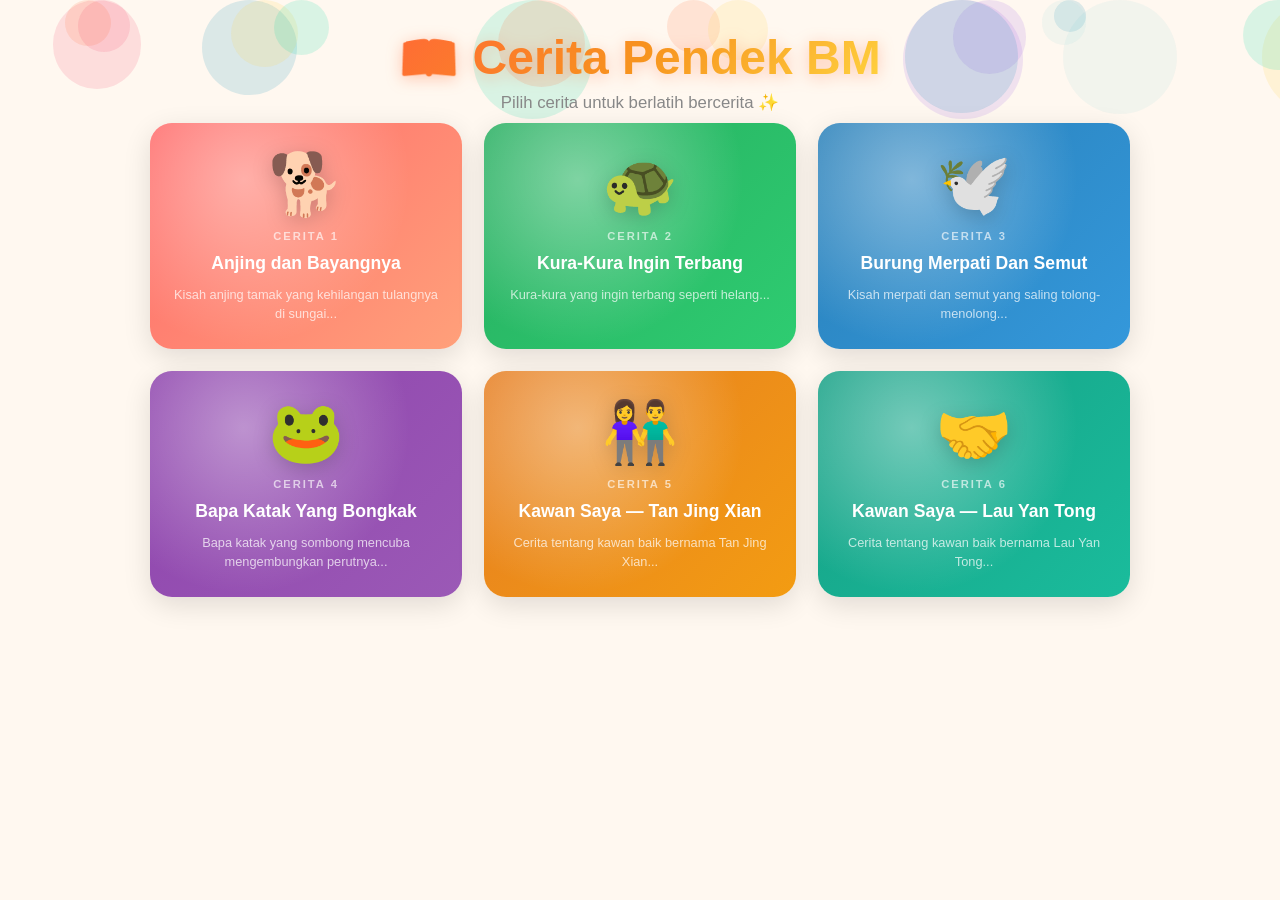
<file: index.html>
<!DOCTYPE html>
<html lang="ms">
<head>
  <meta charset="UTF-8">
  <meta name="viewport" content="width=device-width, initial-scale=1.0">
  <title>Cerita Pendek BM - Latihan Bercerita</title>
  <link rel="stylesheet" href="css/style.css">
</head>
<body>

  <!-- Floating bubbles background -->
  <div class="bubbles" id="bubbles"></div>

  <!-- ══════════════════════════════════════
       SCREEN 1: MENU PILIH CERITA
  ══════════════════════════════════════ -->
  <div id="screen-menu" class="screen-in">
    <h1 class="app-title">📖 Cerita Pendek BM</h1>
    <p class="app-sub">Pilih cerita untuk berlatih bercerita ✨</p>
    <div class="progress-banner" id="progress-banner" style="display:none"></div>
    <div class="story-grid" id="story-grid"></div>
  </div>

  <!-- ══════════════════════════════════════
       SCREEN 2: BACA CERITA
  ══════════════════════════════════════ -->
  <div id="screen-story">

    <!-- Header -->
    <div class="story-header">
      <button class="btn-back" id="btn-back" title="Kembali">←</button>
      <div class="header-title" id="header-title"></div>
      <div class="header-emoji" id="header-emoji"></div>
    </div>

    <!-- Scene + characters -->
    <div class="char-stage" id="char-stage">
      <div class="scene-bg" id="scene-bg"></div>
      <div class="char-main"      id="char-main"></div>
      <div class="char-secondary" id="char-secondary"></div>
    </div>

    <!-- Story text card -->
    <div class="text-wrap" id="text-wrap">
      <div class="story-text" id="story-text"></div>
    </div>

    <!-- Controls -->
    <div class="controls">
      <div class="progress-bar-wrap">
        <div class="progress-bar-fill" id="progress-fill"></div>
      </div>

      <div class="ctrl-row">
        <button class="btn-ctrl btn-play"         id="btn-play">▶ Main</button>
        <button class="btn-ctrl btn-pause hidden" id="btn-pause">⏸ Jeda</button>
        <button class="btn-ctrl btn-stop  hidden" id="btn-stop">⏹ Berhenti</button>
        <button class="btn-ctrl btn-music"        id="btn-music">🎵 Muzik</button>
      </div>

      <div class="speed-row">
        <span>🐢</span>
        <input type="range" id="speed-range" min="0.5" max="1.3" step="0.05" value="0.78">
        <span>🐇</span>
        <span id="speed-label">Perlahan</span>
      </div>

      <div class="voice-select-row">
        <span>🎙</span>
        <select id="voice-select">
          <option value="">Pilih Suara...</option>
        </select>
      </div>
    </div>

  </div><!-- /screen-story -->

  <!-- Scripts — load order matters -->
  <script src="js/data.js"></script>
  <script src="js/syllable.js"></script>
  <script src="js/music.js"></script>
  <script src="js/speech.js"></script>
  <script src="js/effects.js"></script>
  <script src="js/progress.js"></script>
  <script src="js/app.js"></script>

</body>
</html>
</file>
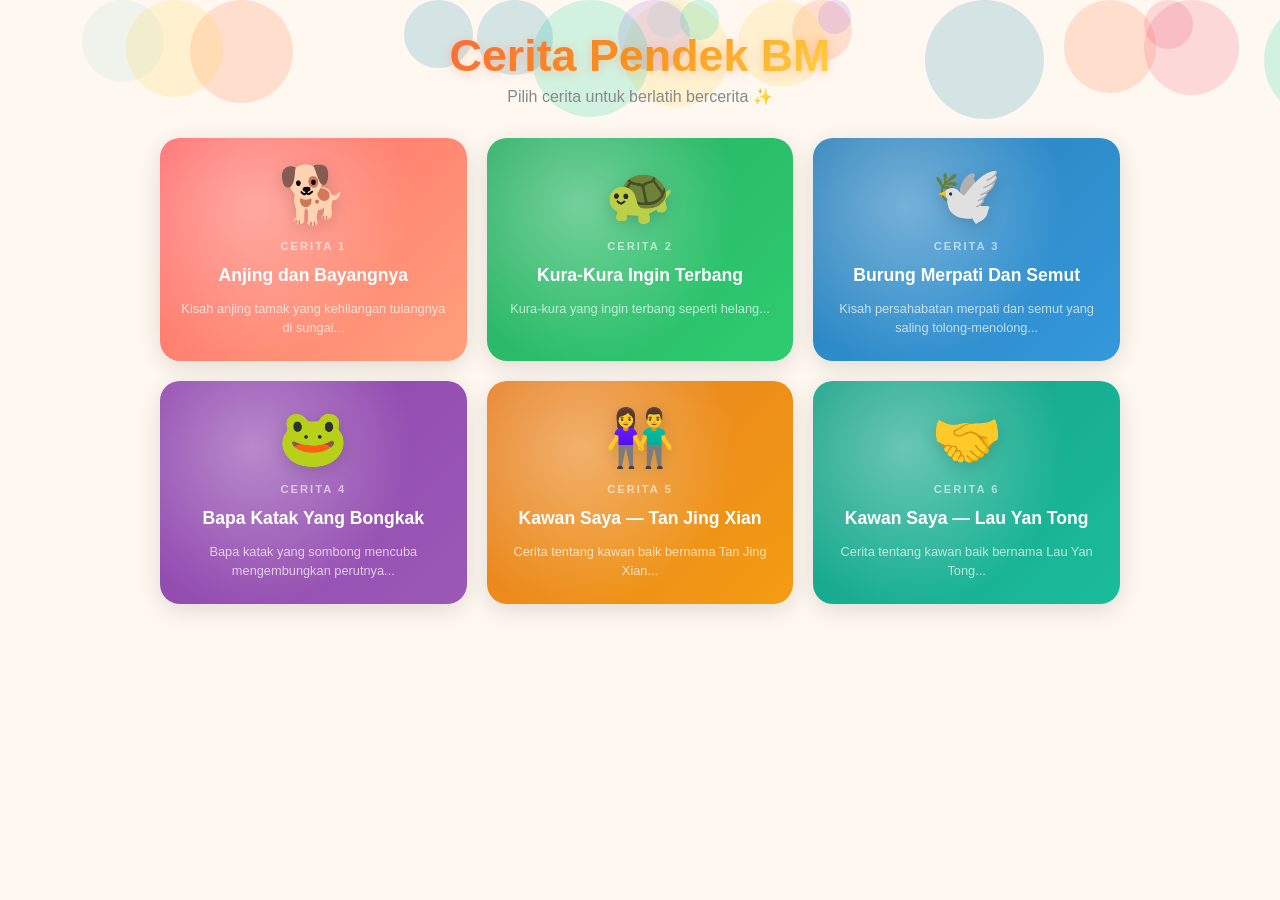
<file: Cerita Pendek BM.html>
<!DOCTYPE html>
<html lang="ms">
<head>
<meta charset="UTF-8">
<meta name="viewport" content="width=device-width, initial-scale=1.0">
<title>Cerita Pendek BM - Latihan Bercerita</title>
<style>
  :root {
    --bg: #FFF8F0;
    --accent: #FF6B35;
    --shadow: rgba(0,0,0,0.12);
  }
  * { box-sizing: border-box; margin: 0; padding: 0; }
  body {
    font-family: 'Segoe UI', Arial, sans-serif;
    background: var(--bg);
    min-height: 100vh;
    overflow-x: hidden;
  }

  /* ── FLOATING BUBBLES BACKGROUND ── */
  .bubbles {
    position: fixed; inset: 0; pointer-events: none; z-index: 0; overflow: hidden;
  }
  .bubble {
    position: absolute; border-radius: 50%;
    animation: rise linear infinite;
    opacity: 0.18;
  }
  @keyframes rise {
    0%   { transform: translateY(110vh) scale(1); }
    100% { transform: translateY(-20vh) scale(1.1); }
  }

  /* ── MENU SCREEN ── */
  #screen-menu {
    position: relative; z-index: 1;
    min-height: 100vh;
    display: flex; flex-direction: column; align-items: center;
    padding: 30px 16px 50px;
  }
  .app-title {
    font-size: clamp(1.6rem, 5vw, 2.8rem);
    font-weight: 900;
    text-align: center;
    background: linear-gradient(135deg, #FF6B35, #F7931E, #FFD23F);
    -webkit-background-clip: text; -webkit-text-fill-color: transparent;
    background-clip: text;
    margin-bottom: 6px;
    text-shadow: none;
    filter: drop-shadow(0 2px 6px rgba(255,107,53,0.3));
  }
  .app-sub {
    color: #888; font-size: 1rem; margin-bottom: 32px; text-align: center;
  }
  .story-grid {
    display: grid;
    grid-template-columns: repeat(auto-fit, minmax(280px, 1fr));
    gap: 20px;
    width: 100%; max-width: 960px;
  }
  .story-card {
    border: none; border-radius: 20px;
    padding: 24px 20px;
    cursor: pointer;
    display: flex; flex-direction: column; align-items: center; gap: 12px;
    transition: transform 0.25s, box-shadow 0.25s;
    box-shadow: 0 6px 24px var(--shadow);
    position: relative; overflow: hidden;
  }
  .story-card:hover { transform: translateY(-6px) scale(1.02); box-shadow: 0 14px 36px rgba(0,0,0,0.18); }
  .story-card:active { transform: scale(0.97); }
  .card-emoji {
    font-size: 3.5rem;
    animation: bounce 2.4s ease-in-out infinite;
    filter: drop-shadow(0 4px 8px rgba(0,0,0,0.15));
  }
  @keyframes bounce {
    0%,100% { transform: translateY(0); }
    50%      { transform: translateY(-10px); }
  }
  .card-num {
    font-size: 0.7rem; font-weight: 800; letter-spacing: 2px; text-transform: uppercase;
    opacity: 0.6;
  }
  .card-title {
    font-size: 1.1rem; font-weight: 800; text-align: center; line-height: 1.3;
  }
  .card-preview {
    font-size: 0.8rem; opacity: 0.7; text-align: center; line-height: 1.5;
    display: -webkit-box; -webkit-line-clamp: 2; -webkit-box-orient: vertical; overflow: hidden;
  }
  .card-glow {
    position: absolute; inset: 0; border-radius: 20px;
    background: radial-gradient(circle at 30% 30%, rgba(255,255,255,0.35), transparent 60%);
    pointer-events: none;
  }

  /* ── STORY SCREEN ── */
  #screen-story {
    display: none; position: fixed; inset: 0; z-index: 10;
    flex-direction: column;
    overflow: hidden;
  }
  .story-header {
    padding: 16px 20px 12px;
    display: flex; align-items: center; gap: 12px;
    background: rgba(255,255,255,0.9);
    backdrop-filter: blur(10px);
    box-shadow: 0 2px 12px rgba(0,0,0,0.08);
    flex-shrink: 0;
  }
  .btn-back {
    background: none; border: 2px solid currentColor;
    border-radius: 50%; width: 40px; height: 40px;
    font-size: 1.1rem; cursor: pointer;
    display: flex; align-items: center; justify-content: center;
    transition: background 0.2s;
    flex-shrink: 0;
  }
  .btn-back:hover { background: rgba(0,0,0,0.06); }
  .header-title {
    flex: 1; font-size: 1.1rem; font-weight: 800; line-height: 1.2;
  }
  .header-emoji { font-size: 2rem; flex-shrink: 0; }

  /* character animation area */
  .char-stage {
    height: 120px; display: flex; align-items: center; justify-content: center;
    flex-shrink: 0; position: relative; overflow: hidden;
  }
  .char-main {
    font-size: 4rem;
    position: absolute;
    animation: float 3s ease-in-out infinite;
    filter: drop-shadow(0 8px 16px rgba(0,0,0,0.18));
    transition: left 0.6s ease;
    left: 45%;
  }
  .char-secondary {
    font-size: 2.5rem;
    position: absolute;
    right: 20%;
    animation: float 3.5s ease-in-out infinite reverse;
    filter: drop-shadow(0 6px 12px rgba(0,0,0,0.15));
    opacity: 0;
    transition: opacity 0.6s;
  }
  .char-secondary.visible { opacity: 1; }
  @keyframes float {
    0%,100% { transform: translateY(0) rotate(-3deg); }
    50%      { transform: translateY(-16px) rotate(3deg); }
  }
  @keyframes jump {
    0%,100% { transform: translateY(0) scale(1); }
    40%      { transform: translateY(-30px) scale(1.1); }
    60%      { transform: translateY(-20px) scale(1.05); }
  }
  .playing .char-main { animation: jump 1.8s ease-in-out infinite; }

  /* text area */
  .text-wrap {
    flex: 1; overflow-y: auto;
    padding: 20px 24px 10px;
    background: white;
  }
  .story-text {
    font-size: clamp(1rem, 2.5vw, 1.25rem);
    line-height: 2.0;
    color: #333;
  }
  .story-text .word {
    display: inline;
    border-radius: 4px;
    padding: 2px 1px;
    transition: background 0.15s, color 0.15s;
    cursor: default;
  }
  .story-text .word.active {
    background: #FFD23F;
    color: #333;
    border-radius: 5px;
    font-weight: 700;
    box-shadow: 0 2px 8px rgba(255,210,63,0.5);
  }
  .story-text .word.done {
    color: #aaa;
  }
  .story-text .para-break { display: block; height: 0.8em; }

  /* controls */
  .controls {
    padding: 14px 20px 20px;
    background: rgba(255,255,255,0.95);
    backdrop-filter: blur(10px);
    box-shadow: 0 -2px 16px rgba(0,0,0,0.07);
    flex-shrink: 0;
  }
  .ctrl-row {
    display: flex; align-items: center; justify-content: center; gap: 12px;
    margin-bottom: 12px;
  }
  .btn-ctrl {
    border: none; border-radius: 50px;
    padding: 12px 28px;
    font-size: 1rem; font-weight: 700;
    cursor: pointer;
    display: flex; align-items: center; gap: 8px;
    transition: transform 0.15s, box-shadow 0.15s;
    box-shadow: 0 4px 14px rgba(0,0,0,0.14);
  }
  .btn-ctrl:hover { transform: translateY(-2px); box-shadow: 0 7px 20px rgba(0,0,0,0.18); }
  .btn-ctrl:active { transform: scale(0.95); }
  .btn-play  { background: #2ECC71; color: white; font-size: 1.1rem; padding: 14px 36px; }
  .btn-pause { background: #F39C12; color: white; }
  .btn-stop  { background: #E74C3C; color: white; }
  .btn-music { background: #9B59B6; color: white; }
  .btn-music.muted { background: #95a5a6; }

  /* speed slider */
  .speed-row {
    display: flex; align-items: center; gap: 10px; justify-content: center;
    font-size: 0.85rem; color: #666;
  }
  .speed-row input[type=range] {
    -webkit-appearance: none; width: 160px; height: 6px;
    border-radius: 4px; outline: none; cursor: pointer;
  }
  .voice-select-row {
    display: flex; align-items: center; gap: 8px; justify-content: center;
    font-size: 0.82rem; color: #666; margin-top: 8px;
  }
  .voice-select-row select {
    font-size: 0.82rem; border-radius: 8px;
    border: 1px solid #ddd; padding: 4px 8px;
    max-width: 220px;
  }

  /* progress bar */
  .progress-bar-wrap {
    width: 100%; height: 6px; background: #eee;
    border-radius: 4px; overflow: hidden; margin-bottom: 12px;
  }
  .progress-bar-fill {
    height: 100%; border-radius: 4px;
    width: 0%; transition: width 0.3s;
  }

  /* ── UTILITIES ── */
  .hidden { display: none !important; }

  /* scrollbar */
  .text-wrap::-webkit-scrollbar { width: 5px; }
  .text-wrap::-webkit-scrollbar-thumb { background: #ddd; border-radius: 4px; }

  /* star animation on finish */
  .star-burst {
    position: fixed; inset: 0; pointer-events: none; z-index: 999;
    display: flex; align-items: center; justify-content: center;
    font-size: 3rem; opacity: 0;
    animation: starshow 2.5s ease forwards;
  }
  @keyframes starshow {
    0%  { opacity: 0; transform: scale(0.5); }
    30% { opacity: 1; transform: scale(1.3); }
    70% { opacity: 1; transform: scale(1); }
    100%{ opacity: 0; transform: scale(0.8); }
  }

  @media (max-width: 480px) {
    .story-grid { grid-template-columns: 1fr 1fr; gap: 14px; }
    .story-card { padding: 16px 12px; }
    .card-emoji { font-size: 2.6rem; }
    .card-title { font-size: 0.9rem; }
    .card-preview { display: none; }
  }
</style>
</head>
<body>

<!-- Floating bubbles -->
<div class="bubbles" id="bubbles"></div>

<!-- ══════════ MENU ══════════ -->
<div id="screen-menu">
  <h1 class="app-title">Cerita Pendek BM</h1>
  <p class="app-sub">Pilih cerita untuk berlatih bercerita ✨</p>
  <div class="story-grid" id="story-grid"></div>
</div>

<!-- ══════════ STORY ══════════ -->
<div id="screen-story">
  <div class="story-header" id="story-header">
    <button class="btn-back" id="btn-back" title="Kembali">←</button>
    <div class="header-title" id="header-title"></div>
    <div class="header-emoji" id="header-emoji"></div>
  </div>

  <div class="char-stage" id="char-stage">
    <div class="char-main" id="char-main"></div>
    <div class="char-secondary" id="char-secondary"></div>
  </div>

  <div class="text-wrap" id="text-wrap">
    <div class="story-text" id="story-text"></div>
  </div>

  <div class="controls">
    <div class="progress-bar-wrap">
      <div class="progress-bar-fill" id="progress-fill"></div>
    </div>
    <div class="ctrl-row">
      <button class="btn-ctrl btn-play"  id="btn-play">▶ Main</button>
      <button class="btn-ctrl btn-pause hidden" id="btn-pause">⏸ Jeda</button>
      <button class="btn-ctrl btn-stop  hidden" id="btn-stop">⏹ Berhenti</button>
      <button class="btn-ctrl btn-music" id="btn-music">🎵 Muzik</button>
    </div>
    <div class="speed-row">
      <span>🐢</span>
      <input type="range" id="speed-range" min="0.5" max="1.3" step="0.05" value="0.78">
      <span>🐇</span>
      <span id="speed-label" style="min-width:40px">Perlahan</span>
    </div>
    <div class="voice-select-row">
      <span>🎙</span>
      <select id="voice-select"><option value="">Pilih Suara...</option></select>
    </div>
  </div>
</div>

<script>
// ═══════════════════════════════════════════
//  STORY DATA
// ═══════════════════════════════════════════
const STORIES = [
  {
    id: 1,
    title: "Anjing dan Bayangnya",
    emoji: "🐕",
    charMain: "🐕",
    charSecondary: "🌊",
    color1: "#FF6B6B", color2: "#FFA07A",
    text: "#FFFFFF",
    preview: "Kisah anjing tamak yang kehilangan tulangnya di sungai...",
    paragraphs: [
      "Selamat pagi saya ucapkan kepada guru-guru dan rakan-rakan sekalian. Tajuk cerita saya ialah anjing dan bayangnya.",
      "Pada suatu hari, anjing berasa sangat bertuah kerana mendapat seketul tulang yang besar dari pasar. Anjing menggonggong tulang tersebut sambil berlari ke tempat yang selamat untuk memakannya.",
      "Anjing pun sampai di sebatang sungai yang sangat jernih airnya. Tiba-tiba anjing berhenti lalu melihat ke dalam air sungai. Ia ternampak seekor anjing yang memandang kepadanya dan menggonggong tulang juga!",
      "Anjing terfikir di dalam hatinya, \"Tulang kepunyaan anjing itu lagi besar dari tulang aku, lebih baik aku merampas tulangnya supaya aku dapat dua tulang.\"",
      "Ketika anjing membuka mulut untuk menarik tulang tersebut, tulang di dalam mulutnya terjatuh ke dalam anak sungai. Tulang itu terus tenggelam di bawa arus sungai.",
      "Ketika itu, barulah anjing tersedar bawa yang ia nampak adalahnya bayang nya sendiri. Anjing berlalu pergi dengan penuh rasa penyesalan.",
      "Sekian terima kasih."
    ]
  },
  {
    id: 2,
    title: "Kura-Kura Ingin Terbang",
    emoji: "🐢",
    charMain: "🐢",
    charSecondary: "🦅",
    color1: "#27AE60", color2: "#2ECC71",
    text: "#FFFFFF",
    preview: "Kura-kura yang ingin terbang seperti helang...",
    paragraphs: [
      "Selamat pagi saya ucapkan kepada guru-guru dan rakan-rakan sekalian. Tajuk cerita saya ialah Kura-Kura Ingin Terbang.",
      "Pada suatu hari, sang kura-kura ternampak seekor helang.",
      "Ajarkan aku terbang,",
      "Kau tidak mempunyai sayap,",
      "Kura-kura terus merayu sehinggalah helang bersetuju.",
      "Helang pun mengangkat kura-kura hingga ke udara. Kemudian helang melepaskan kura-kura dan menyuruhnya mengibarkan kakinya seperti sayap.",
      "Malangnya, kura-kura jatuh menjunam ke bumi dan mati.",
      "Sekian, terima kasih."
    ]
  },
  {
    id: 3,
    title: "Burung Merpati Dan Semut",
    emoji: "🕊️",
    charMain: "🕊️",
    charSecondary: "🐜",
    color1: "#2980B9", color2: "#3498DB",
    text: "#FFFFFF",
    preview: "Kisah persahabatan merpati dan semut yang saling tolong-menolong...",
    paragraphs: [
      "Selamat pagi saya ucapkan kepada guru-guru dan rakan-rakan sekalian. Tajuk cerita saya ialah Burung Merpati Dan Semut.",
      "Seekor semut pergi ke tepi sungai untuk minum air. Tiba-tiba semut terjatuh ke dalam sungai. \"Tolong, tolong\" jerit semut.",
      "Burung merpati segera menjatuhkan sehelai daun ke dalam sungai. Semut pun panjat ke atas daun tersebut dan selamatkan diri.",
      "Beberapa hari kemudian, seorang pemburu ingin menembak merpati.",
      "Semut segera mengigit kakinya. Burung merpati terdengar jeritan pemburu dan terus terbang menyelamatkan diri.",
      "Sekian, terima kasih."
    ]
  },
  {
    id: 4,
    title: "Bapa Katak Yang Bongkak",
    emoji: "🐸",
    charMain: "🐸",
    charSecondary: "🐄",
    color1: "#8E44AD", color2: "#9B59B6",
    text: "#FFFFFF",
    preview: "Bapa katak yang sombong mencuba mengembungkan perutnya...",
    paragraphs: [
      "Selamat pagi saya ucapkan kepada guru-guru dan rakan-rakan sekalian. Tajuk cerita saya ialah Bapa Katak yang bongkak.",
      "Pada suatu hari, ketika anak katak sedang berjalan-jalan, ia ternampak seekor haiwan yang sangat besar.",
      "Anak katak terus berlari pulang untuk memberitahu perkara itu kepada bapanya. Bapa katak tidak percaya mengenai hal tersebut.",
      "Ahhh, tak mungkin ada haiwan yang lebih besar dan kuat seperti bapa, kata bapa katak dengan sombongnya.",
      "Bapa katak pun terus minum air dan mengembungkan perutnya lalu bertanya kepada anaknya.",
      "Adakah haiwan itu sebesar ini? tanya bapa katak.",
      "Anak katak menggeleng kepala dan mengembungkan perutnya seperti belon. Anak katak tetap menggelengkan kepalanya.",
      "Bapa katak tidak berpuas hati, ia terus mengembungkan lagi perutnya sehinggalah meletup. Akhirnya, bapa katak pun mati.",
      "Sekian terima kasih."
    ]
  },
  {
    id: 5,
    title: "Kawan Saya — Tan Jing Xian",
    emoji: "👫",
    charMain: "👦",
    charSecondary: "👧",
    color1: "#E67E22", color2: "#F39C12",
    text: "#FFFFFF",
    preview: "Cerita tentang kawan baik bernama Tan Jing Xian...",
    paragraphs: [
      "Selamat pagi saya ucapkan kepada guru-guru dan rakan-rakan sekalian. Tajuk cerita saya ialah Kawan Saya.",
      "Kawan saya bernama Tan Jing Xian. Dia kawan baik saya. Kami belajar di kelas yang sama. Kami selalu bermain bersama di sekolah. Tan Jing Xian seorang yang baik dan rajin. Saya sangat gembira mempunyai kawan seperti dia.",
      "Sekian, terima kasih."
    ]
  },
  {
    id: 6,
    title: "Kawan Saya — Lau Yan Tong",
    emoji: "🤝",
    charMain: "👧",
    charSecondary: "👦",
    color1: "#16A085", color2: "#1ABC9C",
    text: "#FFFFFF",
    preview: "Cerita tentang kawan baik bernama Lau Yan Tong...",
    paragraphs: [
      "Selamat pagi saya ucapkan kepada guru-guru dan rakan-rakan sekalian. Tajuk cerita saya ialah Kawan Saya.",
      "Kawan saya bernama Lau Yan Tong. Dia kawan baik saya. Kami belajar di kelas yang sama. Kami selalu bermain bersama di sekolah. Tan Jing Xian seorang yang baik dan rajin. Saya sangat gembira mempunyai kawan seperti dia.",
      "Sekian, terima kasih."
    ]
  }
];

// ═══════════════════════════════════════════
//  BUBBLE BACKGROUND
// ═══════════════════════════════════════════
const BUBBLE_COLORS = ['#FF6B35','#FFD23F','#06D6A0','#118AB2','#EF476F','#A8DADC','#9B5DE5'];
function makeBubbles() {
  const wrap = document.getElementById('bubbles');
  for (let i = 0; i < 18; i++) {
    const b = document.createElement('div');
    b.className = 'bubble';
    const size = 30 + Math.random() * 90;
    const left = Math.random() * 100;
    const delay = Math.random() * 14;
    const dur   = 12 + Math.random() * 16;
    b.style.cssText = `
      width:${size}px; height:${size}px;
      left:${left}%;
      background:${BUBBLE_COLORS[i % BUBBLE_COLORS.length]};
      animation-delay:${delay}s;
      animation-duration:${dur}s;
    `;
    wrap.appendChild(b);
  }
}
makeBubbles();

// ═══════════════════════════════════════════
//  BUILD STORY GRID
// ═══════════════════════════════════════════
const grid = document.getElementById('story-grid');
STORIES.forEach((s, i) => {
  const card = document.createElement('button');
  card.className = 'story-card';
  card.style.background = `linear-gradient(135deg, ${s.color1}, ${s.color2})`;
  card.style.color = s.text;
  card.innerHTML = `
    <div class="card-glow"></div>
    <div class="card-emoji" style="animation-delay:${i*0.4}s">${s.emoji}</div>
    <div class="card-num">Cerita ${s.id}</div>
    <div class="card-title">${s.title}</div>
    <div class="card-preview">${s.preview}</div>
  `;
  card.addEventListener('click', () => openStory(s));
  grid.appendChild(card);
});

// ═══════════════════════════════════════════
//  WEB SPEECH API
// ═══════════════════════════════════════════
const synth = window.speechSynthesis;
let voices = [];
let currentUtterance = null;
let wordSpans = [];
let totalWords = 0;
let wordsSpoken = 0;
let isPaused = false;

function loadVoices() {
  voices = synth.getVoices();
  const sel = document.getElementById('voice-select');
  sel.innerHTML = '';

  // Preferred: Malay voices first, then Indonesian, then English
  const preferred = voices.filter(v => v.lang.startsWith('ms') || v.lang.startsWith('id'));
  const others    = voices.filter(v => !v.lang.startsWith('ms') && !v.lang.startsWith('id'));
  const ordered   = [...preferred, ...others];

  ordered.forEach((v, i) => {
    const opt = document.createElement('option');
    opt.value = v.name;
    opt.textContent = `${v.name} (${v.lang})`;
    if (i === 0) opt.selected = true;
    sel.appendChild(opt);
  });
}
synth.addEventListener('voiceschanged', loadVoices);
loadVoices();

function getSelectedVoice() {
  const name = document.getElementById('voice-select').value;
  return voices.find(v => v.name === name) || null;
}

// ═══════════════════════════════════════════
//  WEB AUDIO — BACKGROUND MUSIC
// ═══════════════════════════════════════════
let audioCtx = null;
let musicNodes = [];
let musicOn = false;
const PENTATONIC = [261.63, 293.66, 329.63, 392.00, 440.00, 523.25, 587.33, 659.25]; // C D E G A c d e

function startMusic(color1) {
  if (!audioCtx) audioCtx = new (window.AudioContext || window.webkitAudioContext)();
  stopMusic();
  musicOn = true;

  // Master gain
  const master = audioCtx.createGain();
  master.gain.value = 0.12;
  master.connect(audioCtx.destination);
  musicNodes.push(master);

  // Gentle reverb simulation — convolve with short impulse
  function playNote(freq, time, dur, vol=0.5) {
    const osc  = audioCtx.createOscillator();
    const gain = audioCtx.createGain();
    osc.type = 'sine';
    osc.frequency.value = freq;
    gain.gain.setValueAtTime(0, time);
    gain.gain.linearRampToValueAtTime(vol, time + 0.05);
    gain.gain.exponentialRampToValueAtTime(0.001, time + dur);
    osc.connect(gain);
    gain.connect(master);
    osc.start(time);
    osc.stop(time + dur + 0.1);
    musicNodes.push(osc);
  }

  // Lullaby-style melody loop
  const MELODY = [0, 2, 4, 5, 4, 2, 0, 1, 2, 4, 2, 0, 5, 4, 2, 4];
  const BASE   = [0, 4, 0, 4, 0, 4, 0, 4];
  const BPM    = 76;
  const beat   = 60 / BPM;
  const now    = audioCtx.currentTime + 0.1;
  const bars   = 4;

  for (let rep = 0; rep < bars; rep++) {
    MELODY.forEach((idx, i) => {
      playNote(PENTATONIC[idx % PENTATONIC.length], now + rep*MELODY.length*beat*0.6 + i*beat*0.6, beat*0.8, 0.45);
    });
    BASE.forEach((idx, i) => {
      playNote(PENTATONIC[idx]/2, now + rep*BASE.length*beat + i*beat, beat*1.6, 0.25);
    });
  }
  // Loop via setTimeout
  musicNodes._loopTimer = setTimeout(() => { if(musicOn) startMusic(color1); }, (bars * MELODY.length * beat * 0.6) * 1000);
}

function stopMusic() {
  musicOn = false;
  clearTimeout(musicNodes._loopTimer);
  musicNodes.forEach(n => {
    try { if (n.stop) n.stop(); if (n.disconnect) n.disconnect(); } catch(e){}
  });
  musicNodes = [];
}

// ═══════════════════════════════════════════
//  OPEN STORY
// ═══════════════════════════════════════════
let currentStory = null;
let musicEnabled = false;

function openStory(s) {
  currentStory = s;

  // Header
  document.getElementById('header-title').textContent = s.title;
  document.getElementById('header-emoji').textContent = s.emoji;

  // Character stage
  const stage = document.getElementById('char-stage');
  stage.style.background = `linear-gradient(135deg, ${s.color1}22, ${s.color2}22)`;
  document.getElementById('char-main').textContent = s.charMain;
  document.getElementById('char-secondary').textContent = s.charSecondary;
  document.getElementById('char-secondary').classList.remove('visible');

  // Progress bar color
  document.getElementById('progress-fill').style.background = `linear-gradient(90deg, ${s.color1}, ${s.color2})`;

  // Build word spans
  buildWordSpans(s);

  // Screens
  document.getElementById('screen-menu').style.display = 'none';
  const ss = document.getElementById('screen-story');
  ss.style.display = 'flex';

  // Reset controls
  resetControls();
  synth.cancel();
  isPaused = false;
  wordsSpoken = 0;
  updateProgress(0);

  // Music button state
  musicEnabled = false;
  updateMusicBtn();
}

function buildWordSpans(s) {
  const container = document.getElementById('story-text');
  container.innerHTML = '';
  wordSpans = [];

  s.paragraphs.forEach((para, pi) => {
    const words = para.split(/(\s+)/);
    words.forEach(token => {
      if (token.trim() === '') {
        if (token.includes('\n') || token.length > 1) {
          container.appendChild(document.createTextNode(' '));
        } else {
          container.appendChild(document.createTextNode(' '));
        }
      } else {
        const span = document.createElement('span');
        span.className = 'word';
        span.textContent = token.trim();
        container.appendChild(span);
        wordSpans.push(span);
        container.appendChild(document.createTextNode(' '));
      }
    });
    if (pi < s.paragraphs.length - 1) {
      const br = document.createElement('span');
      br.className = 'para-break';
      container.appendChild(br);
    }
  });
  totalWords = wordSpans.length;
}

// ═══════════════════════════════════════════
//  SPEECH — PLAY / PAUSE / STOP
// ═══════════════════════════════════════════
function playStory() {
  if (!currentStory) return;
  if (isPaused && synth.paused) {
    synth.resume();
    isPaused = false;
    setPlayingState(true);
    if (musicEnabled) startMusic(currentStory.color1);
    return;
  }

  synth.cancel();
  clearWordHighlights();
  wordsSpoken = 0;

  const fullText = currentStory.paragraphs.join(' ');
  const utter = new SpeechSynthesisUtterance(fullText);
  currentUtterance = utter;

  const speed = parseFloat(document.getElementById('speed-range').value);
  utter.rate  = speed;
  utter.pitch = 1.15;
  utter.volume = 1.0;
  utter.lang  = 'ms-MY';

  const voice = getSelectedVoice();
  if (voice) utter.voice = voice;

  // Word boundary highlight
  utter.onboundary = (e) => {
    if (e.name === 'word') {
      highlightWordAtChar(e.charIndex, e.charLength);
    }
  };

  utter.onend = () => {
    setPlayingState(false);
    highlightAll('done');
    updateProgress(100);
    showStarBurst();
    if (musicEnabled) setTimeout(stopMusic, 3000);
    document.getElementById('char-stage').classList.remove('playing');
  };

  utter.onerror = (e) => {
    if (e.error !== 'interrupted') console.warn('Speech error:', e.error);
  };

  synth.speak(utter);
  setPlayingState(true);
  if (musicEnabled) startMusic(currentStory.color1);

  // Show secondary character after a moment
  setTimeout(() => {
    document.getElementById('char-secondary').classList.add('visible');
  }, 2000);
}

function pauseStory() {
  if (synth.speaking && !synth.paused) {
    synth.pause();
    isPaused = true;
    setPlayingState(false);
    if (musicEnabled) stopMusic();
    document.getElementById('char-stage').classList.remove('playing');
  }
}

function stopStory() {
  synth.cancel();
  isPaused = false;
  clearWordHighlights();
  updateProgress(0);
  setPlayingState(false);
  stopMusic();
  document.getElementById('char-secondary').classList.remove('visible');
  document.getElementById('char-stage').classList.remove('playing');
  document.getElementById('text-wrap').scrollTop = 0;
}

function resetControls() {
  setPlayingState(false);
}

function setPlayingState(playing) {
  document.getElementById('btn-play').classList.toggle('hidden', playing);
  document.getElementById('btn-pause').classList.toggle('hidden', !playing);
  document.getElementById('btn-stop').classList.toggle('hidden', !playing);
  if (playing) {
    document.getElementById('char-stage').classList.add('playing');
  }
}

// ═══════════════════════════════════════════
//  WORD HIGHLIGHT
// ═══════════════════════════════════════════
let charOffset = 0;
let spanCharMap = []; // [{start, end, span}]

function buildCharMap() {
  const fullText = currentStory.paragraphs.join(' ');
  spanCharMap = [];
  let idx = 0;
  wordSpans.forEach(span => {
    const word = span.textContent;
    const pos  = fullText.indexOf(word, idx);
    if (pos !== -1) {
      spanCharMap.push({ start: pos, end: pos + word.length, span });
      idx = pos + word.length;
    }
  });
}

function highlightWordAtChar(charIndex, charLen) {
  if (!spanCharMap.length) buildCharMap();
  let found = null;
  spanCharMap.forEach(entry => {
    if (charIndex >= entry.start && charIndex < entry.end) {
      found = entry;
    }
  });
  if (!found) {
    // fallback: nearest
    for (let i = 0; i < spanCharMap.length; i++) {
      if (charIndex < spanCharMap[i].end) { found = spanCharMap[i]; break; }
    }
  }
  if (found) {
    spanCharMap.forEach(e => {
      e.span.classList.remove('active');
      if (e.end <= found.start) e.span.classList.add('done');
    });
    found.span.classList.add('active');
    found.span.classList.remove('done');

    // Auto-scroll
    found.span.scrollIntoView({ behavior: 'smooth', block: 'center' });

    // Progress
    const doneCount = spanCharMap.filter(e => e.span.classList.contains('done')).length;
    updateProgress(Math.round(doneCount / totalWords * 100));
  }
}

function clearWordHighlights() {
  wordSpans.forEach(s => { s.classList.remove('active','done'); });
  spanCharMap = [];
  updateProgress(0);
}

function highlightAll(cls) {
  wordSpans.forEach(s => { s.classList.remove('active'); s.classList.add(cls); });
}

function updateProgress(pct) {
  document.getElementById('progress-fill').style.width = pct + '%';
}

// ═══════════════════════════════════════════
//  STAR BURST ON FINISH
// ═══════════════════════════════════════════
function showStarBurst() {
  const div = document.createElement('div');
  div.className = 'star-burst';
  div.textContent = '⭐ Tahniah! Syabas! ⭐';
  div.style.cssText = `
    font-size:2rem; color:#FFD23F; font-weight:900;
    text-shadow: 0 2px 12px rgba(0,0,0,0.3);
    background:rgba(255,255,255,0.92); padding:20px 36px;
    border-radius:20px; box-shadow: 0 8px 32px rgba(0,0,0,0.18);
  `;
  document.body.appendChild(div);
  setTimeout(() => div.remove(), 3000);
}

// ═══════════════════════════════════════════
//  MUSIC TOGGLE
// ═══════════════════════════════════════════
function updateMusicBtn() {
  const btn = document.getElementById('btn-music');
  btn.textContent = musicEnabled ? '🔕 Muzik' : '🎵 Muzik';
  btn.classList.toggle('muted', !musicEnabled);
}

document.getElementById('btn-music').addEventListener('click', () => {
  musicEnabled = !musicEnabled;
  updateMusicBtn();
  if (musicEnabled && synth.speaking && !synth.paused) {
    startMusic(currentStory ? currentStory.color1 : '#FF6B35');
  } else {
    stopMusic();
    musicOn = false;
  }
});

// ═══════════════════════════════════════════
//  SPEED LABEL
// ═══════════════════════════════════════════
const speedRange = document.getElementById('speed-range');
const speedLabel = document.getElementById('speed-label');
function updateSpeedLabel(v) {
  if (v <= 0.6)  speedLabel.textContent = 'Perlahan';
  else if (v <= 0.85) speedLabel.textContent = 'Sederhana';
  else if (v <= 1.1)  speedLabel.textContent = 'Biasa';
  else                speedLabel.textContent = 'Pantas';
}
speedRange.addEventListener('input', () => updateSpeedLabel(parseFloat(speedRange.value)));
updateSpeedLabel(parseFloat(speedRange.value));

// ═══════════════════════════════════════════
//  BUTTON EVENTS
// ═══════════════════════════════════════════
document.getElementById('btn-play').addEventListener('click',  playStory);
document.getElementById('btn-pause').addEventListener('click', pauseStory);
document.getElementById('btn-stop').addEventListener('click',  stopStory);

document.getElementById('btn-back').addEventListener('click', () => {
  synth.cancel();
  stopMusic();
  isPaused = false;
  document.getElementById('screen-story').style.display = 'none';
  document.getElementById('screen-menu').style.display = 'flex';
  currentStory = null;
  document.getElementById('char-secondary').classList.remove('visible');
});

// Rebuild char map on voice/speed change
document.getElementById('voice-select').addEventListener('change', () => {
  if (synth.speaking) stopStory();
  spanCharMap = [];
});

// ═══════════════════════════════════════════
//  STYLE speed slider dynamically
// ═══════════════════════════════════════════
function styleSlider() {
  const pct = (speedRange.value - speedRange.min) / (speedRange.max - speedRange.min) * 100;
  speedRange.style.background = `linear-gradient(to right, #FF6B35 ${pct}%, #ddd ${pct}%)`;
}
speedRange.addEventListener('input', styleSlider);
styleSlider();

// ═══════════════════════════════════════════
//  HANDLE PAGE VISIBILITY — pause speech
// ═══════════════════════════════════════════
document.addEventListener('visibilitychange', () => {
  if (document.hidden && synth.speaking && !synth.paused) {
    synth.pause(); isPaused = true;
    document.getElementById('btn-play').classList.remove('hidden');
    document.getElementById('btn-pause').classList.add('hidden');
  }
});

</script>
</body>
</html>
</file>
<file: css/style.css>
/* ════════════════════════════════════════════════
   CERITA PENDEK BM — Main Stylesheet
   ════════════════════════════════════════════════ */

/* ── CSS VARIABLES ── */
:root {
  --bg:          #FFF8F0;
  --accent:      #FF6B35;
  --shadow-sm:   rgba(0,0,0,0.12);
  --shadow-md:   rgba(0,0,0,0.20);
  --highlight:   #FFD23F;
  --text-done:   #bbb;
  --radius-lg:   22px;
  --radius-md:   14px;
  --radius-pill: 50px;
  --glass:       rgba(255,255,255,0.85);
}

/* ── RESET ── */
*, *::before, *::after { box-sizing: border-box; margin: 0; padding: 0; }

body {
  font-family: 'Segoe UI', 'Arial Rounded MT Bold', Arial, sans-serif;
  background: var(--bg);
  min-height: 100vh;
  overflow-x: hidden;
}


/* ════════════════════════════════════════════════
   SCREEN TRANSITIONS
   ════════════════════════════════════════════════ */
.screen-in {
  animation: screen-fade-up 0.4s cubic-bezier(0.22,1,0.36,1) both;
}
@keyframes screen-fade-up {
  from { opacity: 0; transform: translateY(24px); }
  to   { opacity: 1; transform: translateY(0); }
}


/* ════════════════════════════════════════════════
   FLOATING BUBBLES
   ════════════════════════════════════════════════ */
.bubbles {
  position: fixed; inset: 0;
  pointer-events: none; z-index: 0; overflow: hidden;
}
.bubble {
  position: absolute; border-radius: 50%; opacity: 0.15;
  animation: bubble-rise linear infinite;
}
@keyframes bubble-rise {
  0%   { transform: translateY(110vh) scale(1); }
  100% { transform: translateY(-20vh)  scale(1.1); }
}


/* ════════════════════════════════════════════════
   SCREEN 1 — MENU
   ════════════════════════════════════════════════ */
#screen-menu {
  position: relative; z-index: 1;
  min-height: 100vh;
  display: flex; flex-direction: column; align-items: center;
  padding: 30px 16px 60px;
}

.app-title {
  font-size: clamp(1.8rem, 5.5vw, 3rem);
  font-weight: 900; text-align: center;
  background: linear-gradient(135deg,#FF6B35,#F7931E,#FFD23F);
  -webkit-background-clip: text; -webkit-text-fill-color: transparent;
  background-clip: text;
  margin-bottom: 6px;
  filter: drop-shadow(0 3px 8px rgba(255,107,53,0.35));
}

.app-sub {
  color: #888; font-size: 1.05rem; margin-bottom: 10px; text-align: center;
}

/* Progress banner */
.progress-banner {
  background: linear-gradient(135deg,#FFD23F,#FF6B35);
  color: white; font-weight: 800; font-size: 1rem;
  padding: 10px 28px; border-radius: var(--radius-pill);
  margin-bottom: 24px;
  box-shadow: 0 4px 16px rgba(255,107,53,0.3);
  animation: screen-fade-up 0.5s both;
}

/* Story grid */
.story-grid {
  display: grid;
  grid-template-columns: repeat(auto-fit, minmax(280px, 1fr));
  gap: 22px; width: 100%; max-width: 980px;
}

/* Story card */
.story-card {
  border: none; border-radius: var(--radius-lg);
  padding: 26px 20px;
  cursor: pointer;
  display: flex; flex-direction: column; align-items: center; gap: 10px;
  transition: transform 0.25s cubic-bezier(0.22,1,0.36,1), box-shadow 0.25s;
  box-shadow: 0 8px 28px var(--shadow-sm);
  position: relative; overflow: hidden;
}
.story-card:hover {
  transform: translateY(-8px) scale(1.02);
  box-shadow: 0 18px 40px var(--shadow-md);
}
.story-card:active { transform: scale(0.96); }

.card-glow {
  position: absolute; inset: 0; border-radius: var(--radius-lg);
  background: radial-gradient(circle at 30% 25%,rgba(255,255,255,0.4),transparent 60%);
  pointer-events: none;
}

.card-emoji {
  font-size: 3.8rem;
  animation: card-bounce 2.4s ease-in-out infinite;
  filter: drop-shadow(0 5px 10px rgba(0,0,0,0.18));
}
@keyframes card-bounce {
  0%,100% { transform: translateY(0); }
  50%      { transform: translateY(-12px); }
}

.card-num   { font-size: 0.7rem; font-weight: 800; letter-spacing: 2px; text-transform: uppercase; opacity: 0.65; }
.card-title { font-size: 1.1rem; font-weight: 800; text-align: center; line-height: 1.3; }
.card-preview {
  font-size: 0.8rem; opacity: 0.72; text-align: center; line-height: 1.5;
  display: -webkit-box; -webkit-line-clamp: 2; -webkit-box-orient: vertical; overflow: hidden;
}

/* Completed badge */
.card-done-badge {
  position: absolute; top: 10px; right: 12px;
  font-size: 1.6rem;
  filter: drop-shadow(0 2px 6px rgba(0,0,0,0.25));
  animation: badge-pulse 2.5s ease-in-out infinite;
}
@keyframes badge-pulse {
  0%,100% { transform: scale(1); }
  50%      { transform: scale(1.2) rotate(10deg); }
}


/* ════════════════════════════════════════════════
   SCREEN 2 — BACA CERITA
   ════════════════════════════════════════════════ */
#screen-story {
  display: none; position: fixed; inset: 0; z-index: 10;
  flex-direction: column; overflow: hidden;
  background: var(--bg); /* overridden inline per story */
  transition: background 0.6s ease;
}

/* Header — glass effect */
.story-header {
  padding: 14px 20px 10px;
  display: flex; align-items: center; gap: 12px;
  background: rgba(255,255,255,0.82);
  backdrop-filter: blur(16px);
  -webkit-backdrop-filter: blur(16px);
  box-shadow: 0 2px 16px rgba(0,0,0,0.10);
  flex-shrink: 0; z-index: 2;
}

.btn-back {
  background: rgba(255,255,255,0.7); border: 2px solid rgba(0,0,0,0.15);
  border-radius: 50%; width: 42px; height: 42px;
  font-size: 1.1rem; cursor: pointer;
  display: flex; align-items: center; justify-content: center;
  transition: background 0.2s, transform 0.15s;
  flex-shrink: 0; backdrop-filter: blur(8px);
}
.btn-back:hover  { background: rgba(255,255,255,0.95); transform: scale(1.1); }
.btn-back:active { transform: scale(0.9); }

.header-title { flex: 1; font-size: 1.1rem; font-weight: 800; line-height: 1.2; color: #333; }
.header-emoji { font-size: 2.2rem; flex-shrink: 0; }


/* ── SCENE + CHARACTER STAGE ── */
.char-stage {
  height: 140px;
  flex-shrink: 0; position: relative; overflow: hidden;
  display: flex; align-items: center; justify-content: center;
}

/* Scene decoration emojis */
.scene-bg {
  position: absolute; inset: 0; pointer-events: none;
}
.scene-deco {
  position: absolute;
  opacity: 0.75;
  animation: char-float 3.5s ease-in-out infinite;
  filter: drop-shadow(0 3px 6px rgba(0,0,0,0.15));
}

.char-main {
  font-size: 4.5rem; position: absolute; left: 44%;
  animation: char-float 3s ease-in-out infinite;
  filter: drop-shadow(0 10px 20px rgba(0,0,0,0.2));
  z-index: 2;
}
.char-secondary {
  font-size: 2.8rem; position: absolute; right: 18%;
  opacity: 0; transition: opacity 0.7s;
  animation: char-float 3.8s ease-in-out infinite reverse;
  filter: drop-shadow(0 7px 14px rgba(0,0,0,0.15));
  z-index: 2;
}
.char-secondary.visible { opacity: 1; }

@keyframes char-float {
  0%,100% { transform: translateY(0)     rotate(-3deg); }
  50%      { transform: translateY(-18px) rotate(3deg);  }
}
@keyframes char-jump {
  0%,100% { transform: translateY(0)     scale(1); }
  35%      { transform: translateY(-34px) scale(1.12); }
  60%      { transform: translateY(-18px) scale(1.06); }
}
.char-stage.playing .char-main { animation: char-jump 1.7s ease-in-out infinite; }


/* ── TEXT CARD ── */
.text-wrap {
  flex: 1; overflow-y: auto;
  margin: 0 12px;
  background: white;
  border-radius: 20px 20px 0 0;
  padding: 22px 26px 12px;
  box-shadow: 0 -6px 24px rgba(0,0,0,0.10);
  z-index: 1;
}
.text-wrap::-webkit-scrollbar { width: 5px; }
.text-wrap::-webkit-scrollbar-thumb { background: #ddd; border-radius: 4px; }

.story-text {
  font-size: clamp(1.15rem, 3vw, 1.4rem);
  line-height: 2.2;
  color: #2c2c2c;
  font-weight: 500;
}
.story-text .word    { display: inline; cursor: default; }
.story-text .para-break { display: block; height: 1em; }


/* ── SUKU KATA COLOURS ── */
.suku-a { color: #C0392B; font-weight: 700; }
.suku-b { color: #1A5276; font-weight: 700; }


/* ── CONTROLS — glass ── */
.controls {
  padding: 12px 18px 18px;
  background: rgba(255,255,255,0.92);
  backdrop-filter: blur(16px); -webkit-backdrop-filter: blur(16px);
  box-shadow: 0 -2px 20px rgba(0,0,0,0.08);
  flex-shrink: 0; z-index: 2;
  border-top: 1px solid rgba(255,255,255,0.6);
}

.ctrl-row {
  display: flex; align-items: center; justify-content: center;
  gap: 10px; margin-bottom: 12px; flex-wrap: wrap;
}

.btn-ctrl {
  border: none; border-radius: var(--radius-pill);
  padding: 12px 26px; font-size: 1rem; font-weight: 800;
  cursor: pointer; display: flex; align-items: center; gap: 8px;
  transition: transform 0.15s, box-shadow 0.15s, filter 0.15s;
  box-shadow: 0 5px 16px rgba(0,0,0,0.16);
  letter-spacing: 0.3px;
}
.btn-ctrl:hover  { transform: translateY(-3px); box-shadow: 0 9px 24px rgba(0,0,0,0.22); filter: brightness(1.05); }
.btn-ctrl:active { transform: scale(0.94); box-shadow: 0 2px 8px rgba(0,0,0,0.12); }

.btn-play  { background: linear-gradient(135deg,#27AE60,#2ECC71); color:#fff; font-size:1.15rem; padding:14px 36px; }
.btn-pause { background: linear-gradient(135deg,#E67E22,#F39C12); color:#fff; }
.btn-stop  { background: linear-gradient(135deg,#C0392B,#E74C3C); color:#fff; }
.btn-music { background: linear-gradient(135deg,#7D3C98,#9B59B6); color:#fff; }
.btn-music.muted { background: linear-gradient(135deg,#7F8C8D,#95a5a6); }

/* Speed slider */
.speed-row {
  display: flex; align-items: center; gap: 10px;
  justify-content: center; font-size: 0.85rem; color: #555;
}
.speed-row input[type="range"] {
  -webkit-appearance: none; width: 160px; height: 7px;
  border-radius: 4px; outline: none; cursor: pointer;
}
#speed-label { min-width: 68px; font-weight: 700; color: #FF6B35; }

/* Voice selector */
.voice-select-row {
  display: flex; align-items: center; gap: 8px;
  justify-content: center; font-size: 0.82rem; color: #666; margin-top: 8px;
}
.voice-select-row select {
  font-size: 0.82rem; border-radius: var(--radius-md);
  border: 1px solid #ddd; padding: 4px 8px; max-width: 230px;
  background: white;
}

/* Progress bar */
.progress-bar-wrap {
  width: 100%; height: 7px; background: rgba(0,0,0,0.08);
  border-radius: 4px; overflow: hidden; margin-bottom: 12px;
}
.progress-bar-fill {
  height: 100%; border-radius: 4px; width: 0%; transition: width 0.3s;
}


/* ════════════════════════════════════════════════
   COUNTDOWN OVERLAY
   ════════════════════════════════════════════════ */
.countdown-overlay {
  position: fixed; inset: 0; z-index: 200;
  display: flex; align-items: center; justify-content: center;
  background: rgba(0,0,0,0.55);
  backdrop-filter: blur(6px);
}
.cd-num {
  font-size: clamp(5rem, 20vw, 10rem);
  font-weight: 900; color: white;
  text-shadow: 0 4px 32px rgba(0,0,0,0.4), 0 0 60px rgba(255,210,63,0.6);
  display: block; opacity: 0;
}
.cd-animate {
  animation: cd-pop 0.75s cubic-bezier(0.22,1,0.36,1) forwards;
}
.cd-go {
  color: #FFD23F;
  text-shadow: 0 4px 32px rgba(0,0,0,0.4), 0 0 80px rgba(255,210,63,0.9);
}
@keyframes cd-pop {
  0%   { opacity: 0; transform: scale(0.3) rotate(-15deg); }
  40%  { opacity: 1; transform: scale(1.25) rotate(3deg); }
  65%  { transform: scale(0.95) rotate(-1deg); }
  80%  { transform: scale(1.05); opacity: 1; }
  100% { transform: scale(1); opacity: 0.85; }
}


/* ════════════════════════════════════════════════
   CONFETTI
   ════════════════════════════════════════════════ */
.confetti-piece {
  position: fixed; top: -16px; z-index: 999;
  pointer-events: none;
  animation: confetti-fall linear forwards;
}
@keyframes confetti-fall {
  0%   { transform: translateY(0)    rotate(0deg)   scaleX(1); opacity: 1; }
  50%  { transform: translateY(50vh) rotate(360deg) scaleX(-1); opacity: 1; }
  100% { transform: translateY(105vh) rotate(720deg) scaleX(1); opacity: 0; }
}


/* ════════════════════════════════════════════════
   STAR RATING POPUP
   ════════════════════════════════════════════════ */
.sr-overlay {
  position: fixed; inset: 0; z-index: 300;
  display: flex; align-items: center; justify-content: center;
  background: rgba(0,0,0,0.5);
  backdrop-filter: blur(8px);
  animation: screen-fade-up 0.4s both;
}
.sr-box {
  background: white; border-radius: 28px;
  padding: 36px 40px; text-align: center;
  box-shadow: 0 24px 60px rgba(0,0,0,0.25);
  max-width: 360px; width: 90%;
  animation: sr-bounce 0.5s cubic-bezier(0.22,1,0.36,1) both;
}
@keyframes sr-bounce {
  from { transform: scale(0.5); opacity: 0; }
  to   { transform: scale(1);   opacity: 1; }
}
.sr-trophy { font-size: 4rem; margin-bottom: 8px; animation: sr-spin 0.8s ease 0.3s both; }
@keyframes sr-spin {
  from { transform: scale(0) rotate(-180deg); }
  to   { transform: scale(1) rotate(0); }
}
.sr-title    { font-size: 1.8rem; font-weight: 900; color: #F39C12; margin-bottom: 6px; }
.sr-sub      { font-size: 0.95rem; color: #777; margin-bottom: 20px; line-height: 1.5; }
.sr-stars    { display: flex; justify-content: center; gap: 8px; margin-bottom: 24px; }
.sr-star {
  font-size: 2.8rem;
  opacity: 0; display: inline-block;
  animation: star-pop 0.5s cubic-bezier(0.22,1,0.36,1) forwards;
}
@keyframes star-pop {
  from { opacity: 0; transform: scale(0) rotate(-30deg); }
  70%  { transform: scale(1.3) rotate(10deg); }
  to   { opacity: 1; transform: scale(1) rotate(0); }
}
.sr-btns { display: flex; gap: 12px; justify-content: center; flex-wrap: wrap; }
.sr-btn {
  border: none; border-radius: var(--radius-pill);
  padding: 12px 24px; font-size: 1rem; font-weight: 800;
  cursor: pointer; transition: transform 0.15s, box-shadow 0.15s;
  box-shadow: 0 4px 14px rgba(0,0,0,0.15);
}
.sr-btn:hover  { transform: translateY(-2px); box-shadow: 0 7px 20px rgba(0,0,0,0.2); }
.sr-btn:active { transform: scale(0.95); }
.sr-again { background: linear-gradient(135deg,#27AE60,#2ECC71); color: white; }
.sr-back  { background: linear-gradient(135deg,#2980B9,#3498DB); color: white; }


/* ════════════════════════════════════════════════
   UTILITIES
   ════════════════════════════════════════════════ */
.hidden { display: none !important; }


/* ════════════════════════════════════════════════
   RESPONSIVE — MOBILE
   ════════════════════════════════════════════════ */
@media (max-width: 480px) {
  .story-grid { grid-template-columns: 1fr 1fr; gap: 14px; }
  .story-card { padding: 16px 10px; }
  .card-emoji { font-size: 2.8rem; }
  .card-title { font-size: 0.88rem; }
  .card-preview { display: none; }
  .ctrl-row { gap: 7px; }
  .btn-play { padding: 12px 24px; font-size: 1rem; }
  .sr-box { padding: 28px 24px; }
  .sr-title { font-size: 1.5rem; }
}
</file>
